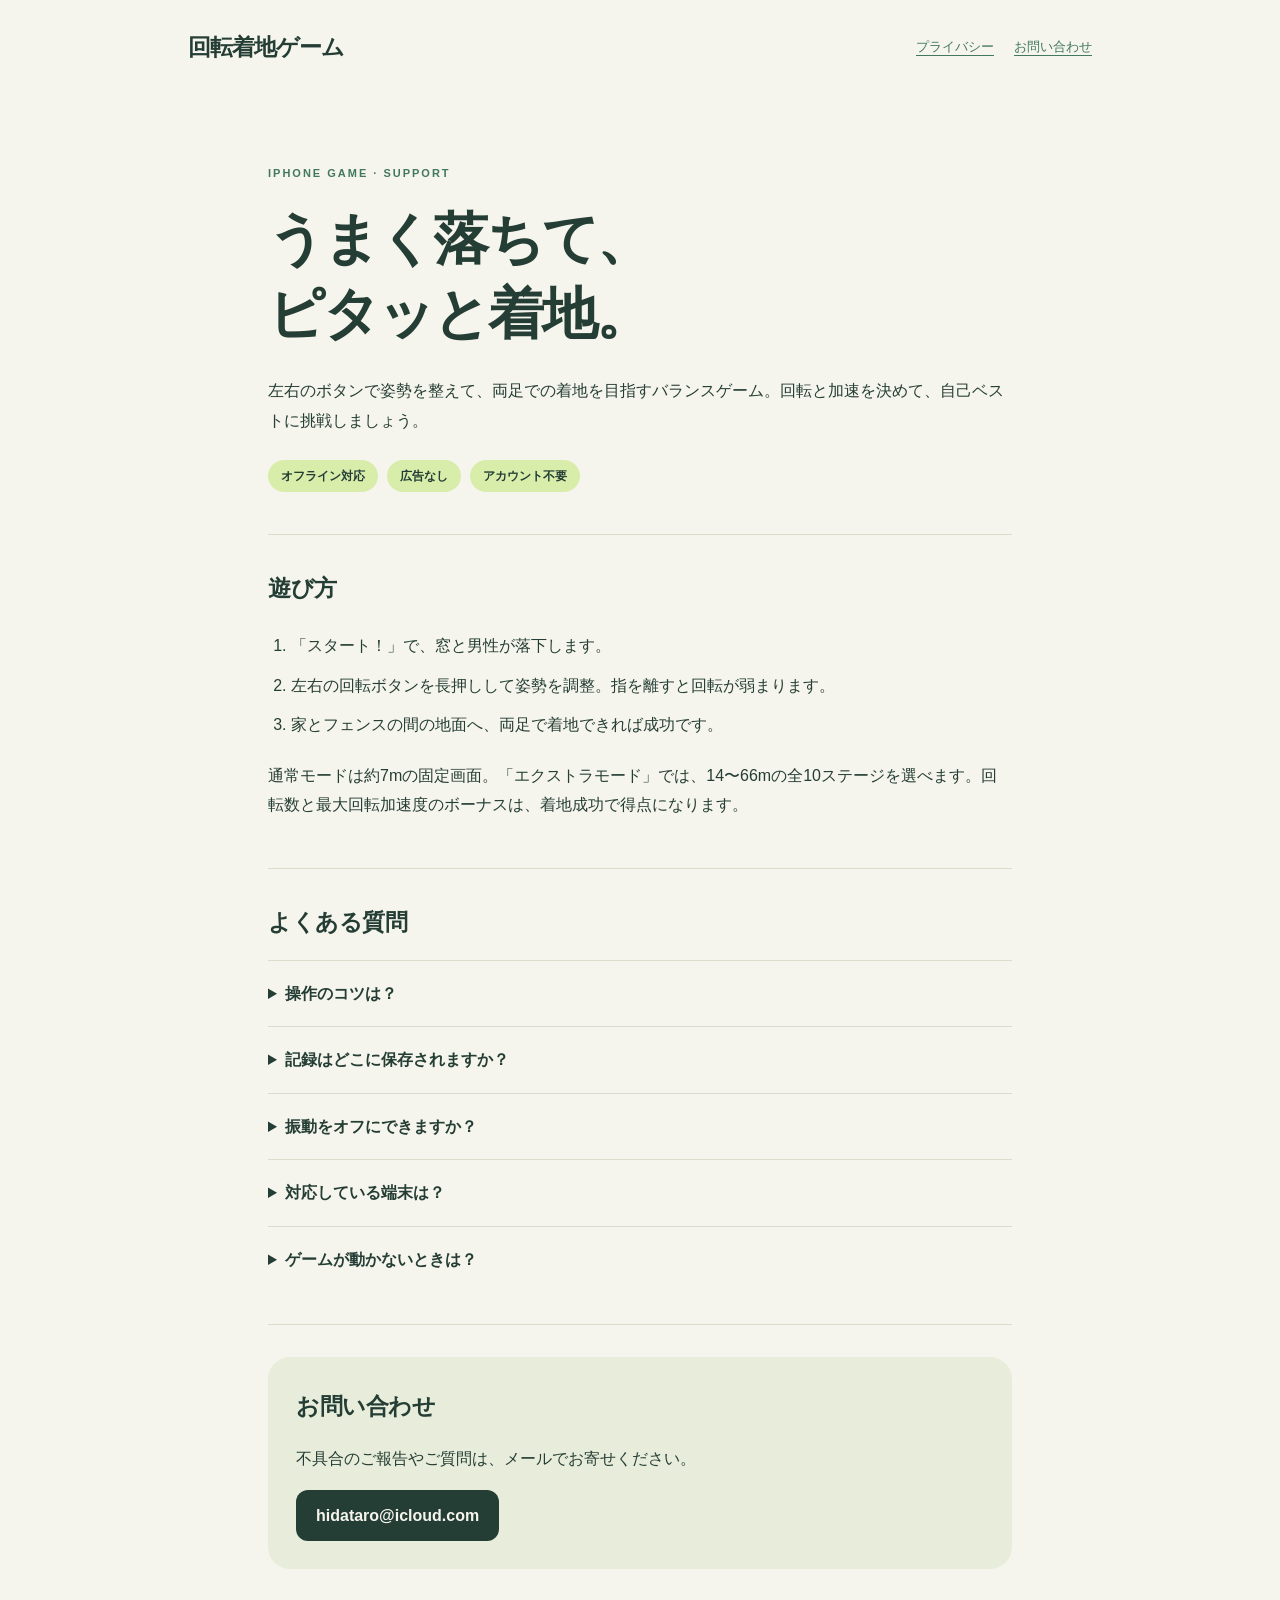
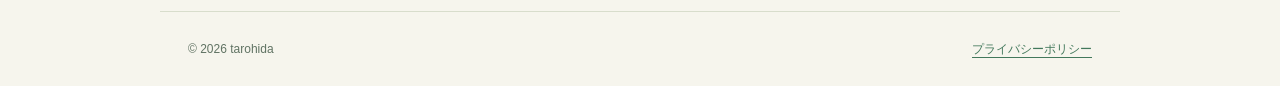
<file: index.html>
<!doctype html>
<html lang="ja">
<head>
  <meta charset="utf-8">
  <meta name="viewport" content="width=device-width, initial-scale=1">
  <meta name="description" content="回転着地ゲームのサポートページ。左右のボタンで姿勢を整え、両足での着地を目指すiPhoneゲームです。">
  <title>回転着地ゲーム｜サポート</title>
  <link rel="stylesheet" href="style.css">
</head>
<body>
  <header><a class="brand" href="./">回転着地ゲーム</a><nav><a href="privacy.html">プライバシー</a><a href="#contact">お問い合わせ</a></nav></header>
  <main>
    <section class="hero">
      <p class="eyebrow">IPHONE GAME · SUPPORT</p>
      <h1>うまく落ちて、<br>ピタッと着地。</h1>
      <p>左右のボタンで姿勢を整えて、両足での着地を目指すバランスゲーム。回転と加速を決めて、自己ベストに挑戦しましょう。</p>
      <div class="tags"><span>オフライン対応</span><span>広告なし</span><span>アカウント不要</span></div>
    </section>
    <section aria-labelledby="play"><h2 id="play">遊び方</h2>
      <ol><li>「スタート！」で、窓と男性が落下します。</li><li>左右の回転ボタンを長押しして姿勢を調整。指を離すと回転が弱まります。</li><li>家とフェンスの間の地面へ、両足で着地できれば成功です。</li></ol>
      <p>通常モードは約7mの固定画面。「エクストラモード」では、14〜66mの全10ステージを選べます。回転数と最大回転加速度のボーナスは、着地成功で得点になります。</p>
    </section>
    <section aria-labelledby="faq"><h2 id="faq">よくある質問</h2>
      <details><summary>操作のコツは？</summary><p>最初は足を下に向けることを意識してください。回りすぎたらボタンから指を離すか、反対側のボタンで回転を抑えましょう。フェンスは衝撃を和らげますが、ダメージは受けます。</p></details>
      <details><summary>記録はどこに保存されますか？</summary><p>最高得点、クリア状況、前回選んだエクストラステージ、振動設定を端末内に保存します。通常モードとエクストラの記録は別々です。アプリを削除すると端末上の記録も削除されます。</p></details>
      <details><summary>振動をオフにできますか？</summary><p>画面右上の「？」から遊び方を開き、「振動フィードバック」をオフにしてください。</p></details>
      <details><summary>対応している端末は？</summary><p>iOS 17以降のiPhoneに対応しています。縦画面で遊べます。</p></details>
      <details><summary>ゲームが動かないときは？</summary><p>アプリを終了して開き直してください。改善しない場合は、端末の機種、iOSのバージョン、起きた状況を添えてお問い合わせください。</p></details>
    </section>
    <section class="contact" id="contact"><h2>お問い合わせ</h2><p>不具合のご報告やご質問は、メールでお寄せください。</p><a class="button" href="mailto:hidataro@icloud.com">hidataro@icloud.com</a></section>
  </main>
  <footer><span>© 2026 tarohida</span><a href="privacy.html">プライバシーポリシー</a></footer>
</body>
</html>
</file>
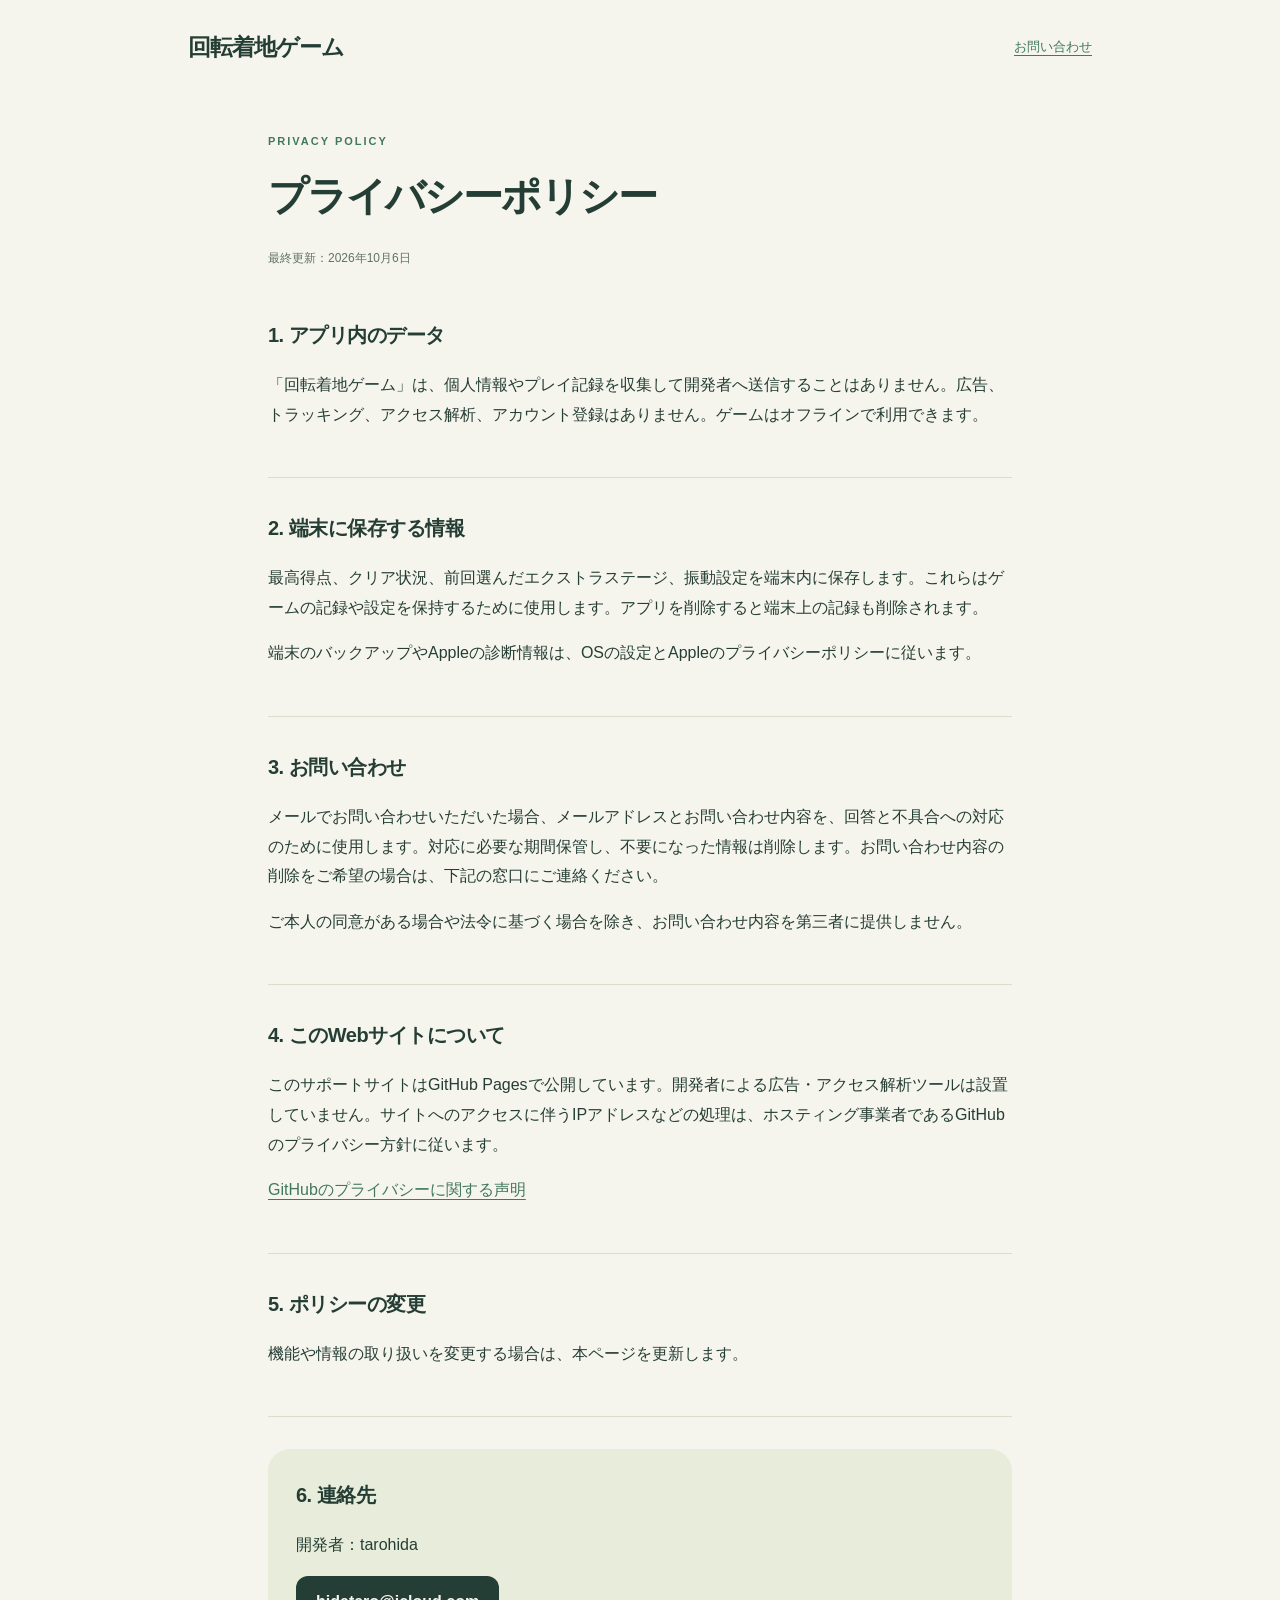
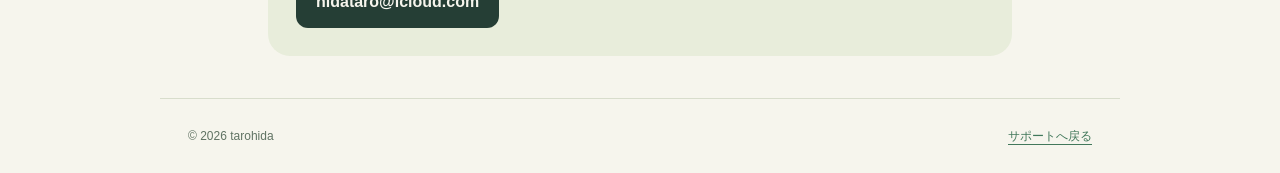
<file: privacy.html>
<!doctype html>
<html lang="ja">
<head>
  <meta charset="utf-8">
  <meta name="viewport" content="width=device-width, initial-scale=1">
  <meta name="description" content="回転着地ゲームのプライバシーポリシー。ゲームの記録は端末内に保存し、開発者へ送信しません。">
  <title>プライバシーポリシー｜回転着地ゲーム</title>
  <link rel="stylesheet" href="style.css">
</head>
<body>
  <header><a class="brand" href="./">回転着地ゲーム</a><nav><a href="./#contact">お問い合わせ</a></nav></header>
  <main class="policy">
    <p class="eyebrow">PRIVACY POLICY</p><h1>プライバシーポリシー</h1><p class="muted">最終更新：2026年10月6日</p>
    <section><h2>1. アプリ内のデータ</h2><p>「回転着地ゲーム」は、個人情報やプレイ記録を収集して開発者へ送信することはありません。広告、トラッキング、アクセス解析、アカウント登録はありません。ゲームはオフラインで利用できます。</p></section>
    <section><h2>2. 端末に保存する情報</h2><p>最高得点、クリア状況、前回選んだエクストラステージ、振動設定を端末内に保存します。これらはゲームの記録や設定を保持するために使用します。アプリを削除すると端末上の記録も削除されます。</p><p>端末のバックアップやAppleの診断情報は、OSの設定とAppleのプライバシーポリシーに従います。</p></section>
    <section><h2>3. お問い合わせ</h2><p>メールでお問い合わせいただいた場合、メールアドレスとお問い合わせ内容を、回答と不具合への対応のために使用します。対応に必要な期間保管し、不要になった情報は削除します。お問い合わせ内容の削除をご希望の場合は、下記の窓口にご連絡ください。</p><p>ご本人の同意がある場合や法令に基づく場合を除き、お問い合わせ内容を第三者に提供しません。</p></section>
    <section><h2>4. このWebサイトについて</h2><p>このサポートサイトはGitHub Pagesで公開しています。開発者による広告・アクセス解析ツールは設置していません。サイトへのアクセスに伴うIPアドレスなどの処理は、ホスティング事業者であるGitHubのプライバシー方針に従います。</p><p><a href="https://docs.github.com/ja/site-policy/privacy-policies/github-general-privacy-statement">GitHubのプライバシーに関する声明</a></p></section>
    <section><h2>5. ポリシーの変更</h2><p>機能や情報の取り扱いを変更する場合は、本ページを更新します。</p></section>
    <section class="contact"><h2>6. 連絡先</h2><p>開発者：tarohida</p><a class="button" href="mailto:hidataro@icloud.com">hidataro@icloud.com</a></section>
  </main>
  <footer><span>© 2026 tarohida</span><a href="./">サポートへ戻る</a></footer>
</body>
</html>
</file>
<file: style.css>
:root{color-scheme:light;--paper:#f6f5ed;--ink:#253e35;--green:#42785b;--line:#d8ddcc;--lime:#d9edab}
*{box-sizing:border-box}html{scroll-behavior:smooth}body{margin:0;background:var(--paper);color:var(--ink);font-family:-apple-system,BlinkMacSystemFont,"Hiragino Kaku Gothic ProN","Yu Gothic",sans-serif;line-height:1.85}a{color:var(--green);text-underline-offset:4px}a:focus-visible,summary:focus-visible{outline:3px solid var(--green);outline-offset:5px}header,footer{max-width:960px;margin:auto;padding:26px 28px;display:flex;justify-content:space-between;align-items:center;gap:20px}.brand{font-size:23px;letter-spacing:-1px;font-weight:900;color:var(--ink);text-decoration:none}nav{display:flex;gap:20px;font-size:13px}main{max-width:800px;margin:0 auto;padding:0 28px 42px}.hero{padding:68px 0 42px}.eyebrow{font-size:11px;letter-spacing:2px;font-weight:800;color:var(--green)}h1{font-size:clamp(32px,6vw,56px);letter-spacing:-2px;line-height:1.35;margin:18px 0 24px}h2{font-size:23px;letter-spacing:-.5px;margin:0 0 16px}p{margin:0 0 16px}section{padding:32px 0;border-bottom:1px solid var(--line)}.tags{display:flex;gap:9px;flex-wrap:wrap;margin-top:25px}.tags span{border-radius:30px;background:var(--lime);padding:5px 13px;font-size:12px;font-weight:700}ol{padding-left:23px}li{padding:5px 0}details{border-top:1px solid var(--line);padding:18px 0}summary{cursor:pointer;font-weight:700}details p{margin:12px 0 0;font-size:14px}.contact{background:#e8eddb;border-radius:22px;margin-top:32px;padding:28px;border:0}.button{display:inline-block;padding:11px 20px;background:var(--ink);color:var(--paper);border-radius:12px;text-decoration:none;font-weight:700;overflow-wrap:anywhere}.policy{padding-top:36px}.policy h1{font-size:clamp(28px,5vw,40px)}.policy h2{font-size:20px}.muted,footer{font-size:12px;color:#607363}footer{border-top:1px solid var(--line)}@media(max-width:480px){header{flex-direction:column;align-items:flex-start;gap:12px;padding:22px 24px}main{padding-left:24px;padding-right:24px}.hero{padding-top:35px}footer{flex-wrap:wrap}.contact{padding:22px}}@media(prefers-reduced-motion:reduce){html{scroll-behavior:auto}}
</file>
